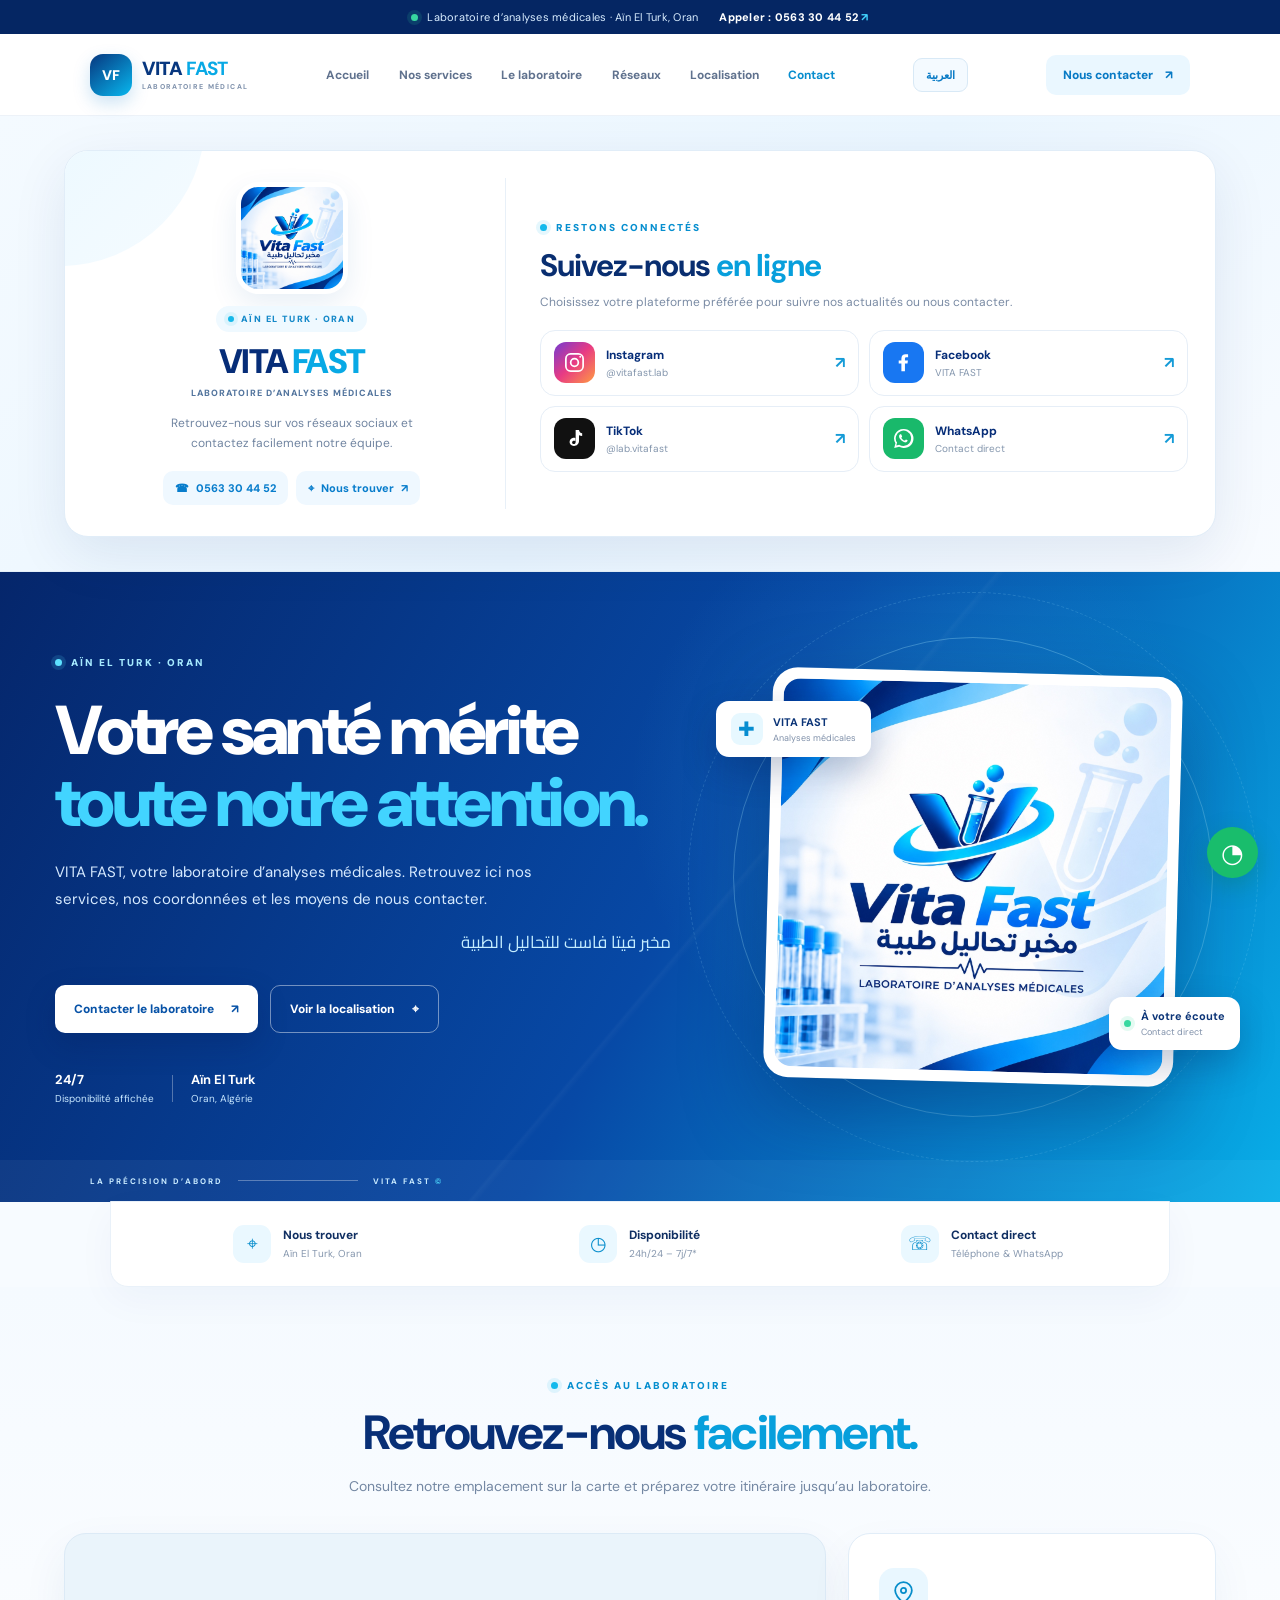
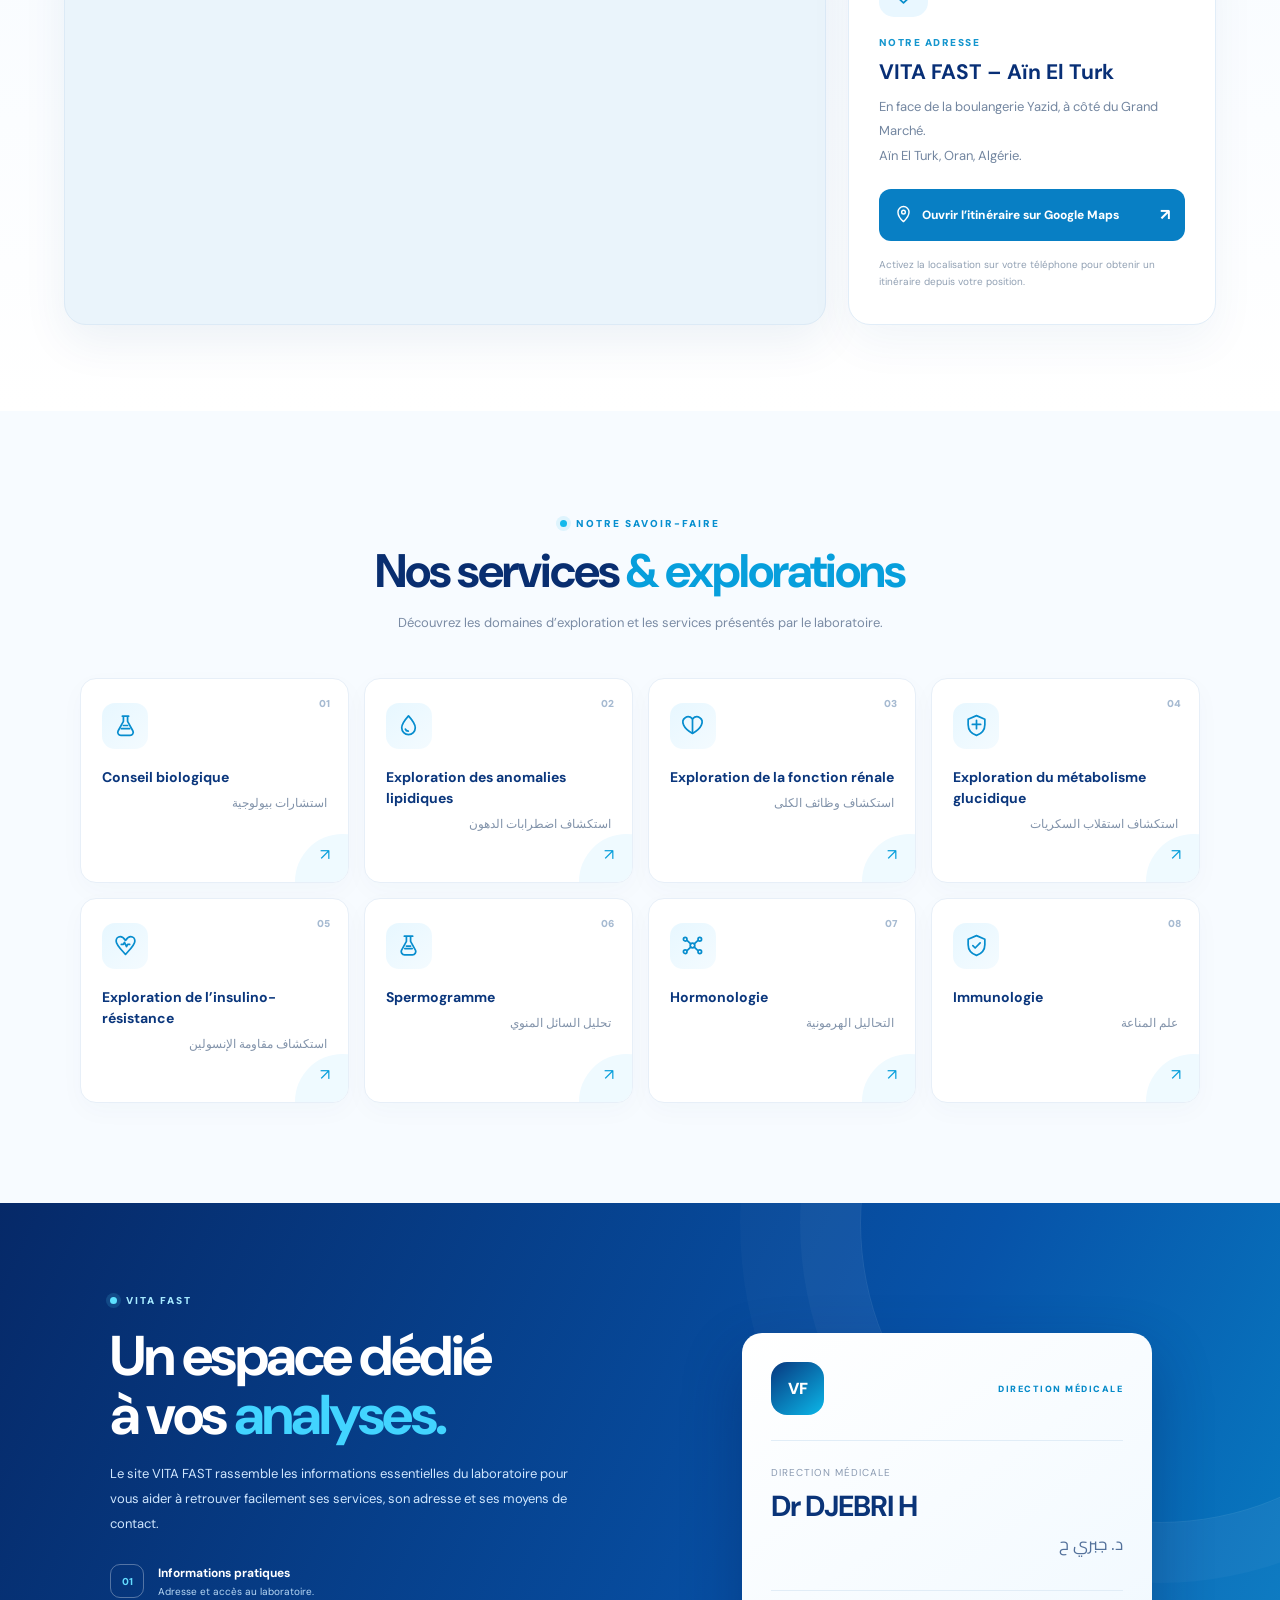
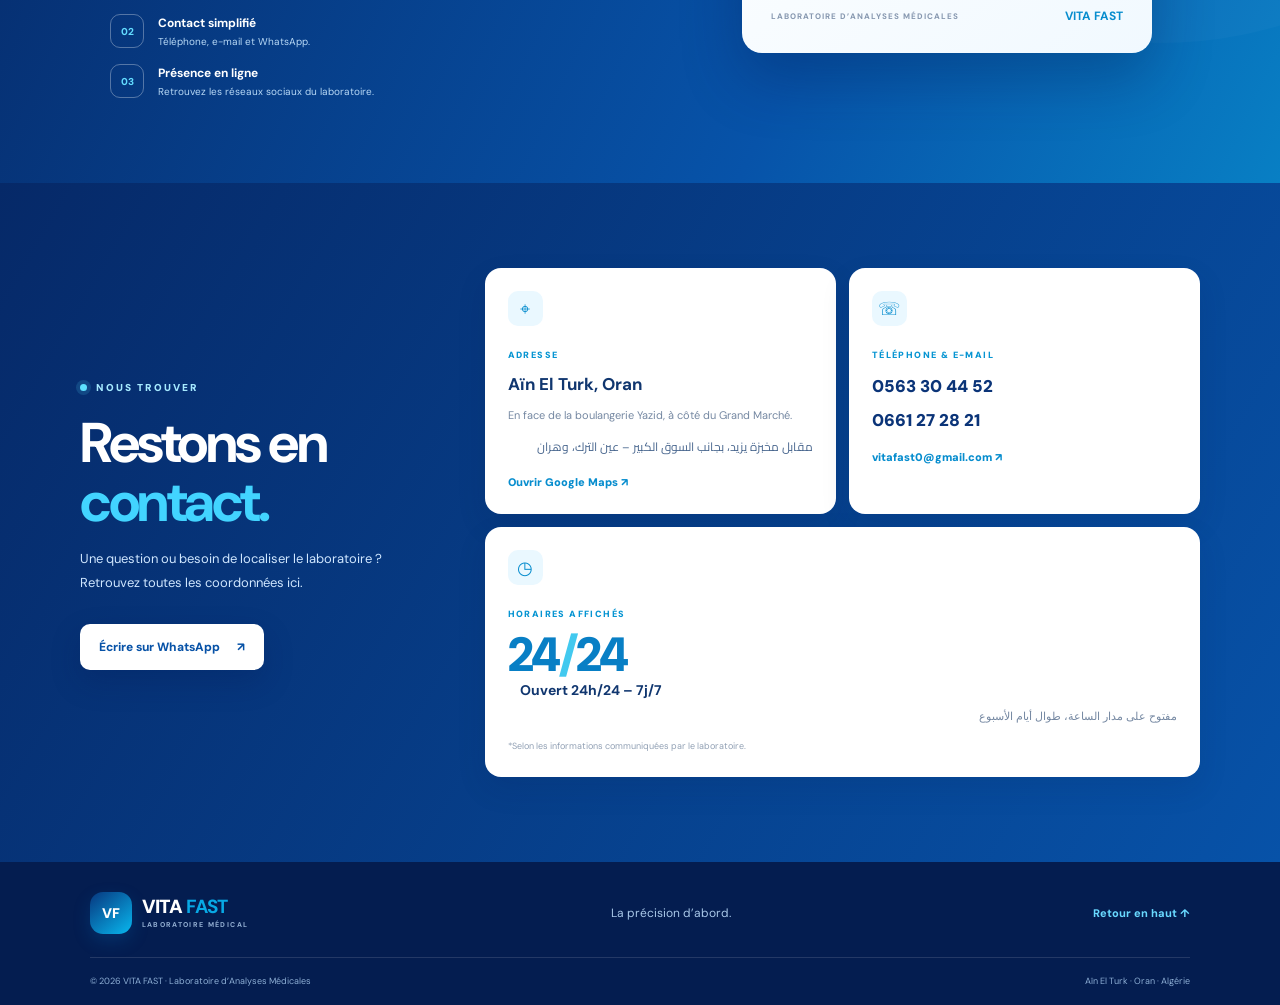
<file: index.html>
<!doctype html>
<html lang="fr">
<head>
  <meta charset="utf-8">
  <meta name="viewport" content="width=device-width, initial-scale=1">
  <meta name="theme-color" content="#073b8f">
  <meta name="description" content="VITA FAST – Laboratoire d’analyses médicales à Aïn El Turk, Oran. Contact, localisation et services.">
  <title>VITA FAST | Laboratoire d’Analyses Médicales</title>
  <link rel="preconnect" href="https://fonts.googleapis.com">
  <link rel="preconnect" href="https://fonts.gstatic.com" crossorigin>
  <link href="https://fonts.googleapis.com/css2?family=DM+Sans:wght@400;500;600;700;800;900&family=Cairo:wght@400;600;700;800&display=swap" rel="stylesheet">
  <link rel="stylesheet" href="style.css">
</head>
<body>
  <div class="announcement"><span class="pulse"></span> Laboratoire d’analyses médicales · Aïn El Turk, Oran <a href="tel:+213563304452">Appeler : 0563 30 44 52 <span>↗</span></a></div>
  <header class="site-header">
    <a class="brand" href="#accueil" aria-label="VITA FAST, accueil"><span class="brand-mark">VF</span><span class="brand-name">VITA <b>FAST</b><small>LABORATOIRE MÉDICAL</small></span></a>
    <button class="menu-toggle" aria-label="Ouvrir le menu" aria-expanded="false"><span></span><span></span><span></span></button>
    <nav class="nav-links" aria-label="Navigation principale">
      <a class="active" href="#accueil">Accueil</a><a href="#services">Nos services</a><a href="#apropos">Le laboratoire</a><a href="#reseaux">Réseaux</a><a href="#localisation">Localisation</a><a href="#contact">Contact</a>
    </nav>
    <button class="language-toggle" id="languageToggle" type="button" aria-label="تغيير اللغة">العربية</button>
    <a class="header-cta" href="https://wa.me/message/MOABZUYJVLPAF1" target="_blank" rel="noopener">Nous contacter <span>↗</span></a>
  </header>

  
    <section class="social-profile-section" id="reseaux" aria-label="Réseaux sociaux VITA FAST">
      <div class="social-profile-card">
        <div class="social-profile-info">
          <div class="social-profile-logo">
            <img src="assets/vitafast-logo.jpeg" alt="Logo VITA FAST">
          </div>
          <span class="social-profile-status"><i></i> AÏN EL TURK · ORAN</span>
          <h2>VITA <em>FAST</em></h2>
          <p class="social-profile-subtitle">LABORATOIRE D’ANALYSES MÉDICALES</p>
          <p class="social-profile-intro">Retrouvez-nous sur vos réseaux sociaux et contactez facilement notre équipe.</p>
          <div class="social-profile-actions">
            <a href="tel:+213563304452">☎ <span><bdi dir="ltr">0563 30 44 52</bdi></span></a>
            <a href="https://maps.app.goo.gl/CAUiyfdwdveZjwc99" target="_blank" rel="noopener noreferrer">⌖ <span>Nous trouver</span> ↗</a>
          </div>
        </div>
        <div class="social-profile-links">
          <div class="social-profile-heading">
            <span class="eyebrow"><i></i> RESTONS CONNECTÉS</span>
            <h3>Suivez-nous <em>en ligne</em></h3>
            <p>Choisissez votre plateforme préférée pour suivre nos actualités ou nous contacter.</p>
          </div>
          <div class="social-profile-grid">
            <a class="profile-social-link instagram" href="https://www.instagram.com/vitafast.lab/" target="_blank" rel="noopener noreferrer">
              <span class="profile-social-icon" aria-hidden="true"><svg viewBox="0 0 24 24"><rect x="3" y="3" width="18" height="18" rx="5"/><circle cx="12" cy="12" r="4"/><circle cx="18" cy="6" r="1" class="solid"/></svg></span><span class="profile-social-copy"><b>Instagram</b><small>@vitafast.lab</small></span><strong>↗</strong>
            </a>
            <a class="profile-social-link facebook" href="https://www.facebook.com/share/19AJ4NFkF3/" target="_blank" rel="noopener noreferrer">
              <span class="profile-social-icon" aria-hidden="true"><svg viewBox="0 0 24 24"><path class="fill" d="M13.5 21v-8h2.7l.4-3.1h-3.1v-2c0-.9.3-1.5 1.6-1.5h1.7V3.6c-.3 0-1.4-.1-2.6-.1-2.6 0-4.4 1.6-4.4 4.5v1.9H7V13h2.8v8z"/></svg></span><span class="profile-social-copy"><b>Facebook</b><small>VITA FAST</small></span><strong>↗</strong>
            </a>
            <a class="profile-social-link tiktok" href="https://www.tiktok.com/@lab.vitafast" target="_blank" rel="noopener noreferrer">
              <span class="profile-social-icon" aria-hidden="true"><svg viewBox="0 0 24 24"><path class="fill" d="M16.7 3c.3 2 1.4 3.2 3.3 3.4v3.1a8 8 0 0 1-3.3-.9v6.1c0 4-4.4 6.5-7.8 4.4-3.1-1.9-2.4-6.7 1.1-7.7 1-.3 1.9-.3 2.8 0v3.2c-1.8-.6-3.3.1-3.3 1.5 0 1.7 2.2 2.2 3.2 1.1.4-.4.5-1 .5-1.8V3z"/></svg></span><span class="profile-social-copy"><b>TikTok</b><small>@lab.vitafast</small></span><strong>↗</strong>
            </a>
            <a class="profile-social-link whatsapp" href="https://wa.me/message/MOABZUYJVLPAF1" target="_blank" rel="noopener noreferrer">
              <span class="profile-social-icon" aria-hidden="true"><svg viewBox="0 0 24 24"><path class="fill" d="M12 2a9.8 9.8 0 0 0-8.4 14.9L2.3 22l5.2-1.3A10 10 0 1 0 12 2zm0 17.8a8 8 0 0 1-4.1-1.1l-.3-.2-3.1.8.8-3-.2-.3A8 8 0 1 1 12 19.8zm4.4-5.9c-.2-.1-1.4-.7-1.6-.8s-.4-.1-.5.1-.6.8-.8.9-.3.2-.5.1a6.5 6.5 0 0 1-1.9-1.2 7 7 0 0 1-1.3-1.6c-.1-.2 0-.3.1-.4l.4-.5.2-.4c.1-.1 0-.3 0-.4l-.7-1.7c-.2-.4-.4-.4-.5-.4h-.5c-.2 0-.4.1-.6.3s-.8.8-.8 1.9.8 2.2.9 2.4a9.2 9.2 0 0 0 3.6 3.2c.5.2.9.4 1.2.5.5.2 1 .2 1.3.1.4-.1 1.4-.6 1.6-1.1s.2-1 .2-1.1-.1-.2-.3-.3z"/></svg></span><span class="profile-social-copy"><b>WhatsApp</b><small>Contact direct</small></span><strong>↗</strong>
            </a>
          </div>
        </div>
      </div>
    </section>
<main>
    <section class="hero" id="accueil">
      <div class="hero-orb orb-one"></div><div class="hero-orb orb-two"></div>
      <div class="hero-inner">
        <div class="hero-content reveal">
          <span class="eyebrow light"><i></i> AÏN EL TURK · ORAN</span>
          <h1>Votre santé mérite<br><em>toute notre attention.</em></h1>
          <p class="hero-lead">VITA FAST, votre laboratoire d’analyses médicales. Retrouvez ici nos services, nos coordonnées et les moyens de nous contacter.</p>
          <p class="arabic hero-ar" lang="ar" dir="rtl">مخبر فيتا فاست للتحاليل الطبية</p>
          <div class="hero-actions"><a class="btn btn-white" href="https://wa.me/message/MOABZUYJVLPAF1" target="_blank" rel="noopener">Contacter le laboratoire <span>↗</span></a><a class="btn btn-outline" href="https://maps.app.goo.gl/CAUiyfdwdveZjwc99?g_st=ic" target="_blank" rel="noopener">Voir la localisation <span>⌖</span></a></div>
          <div class="hero-meta"><span><b>24/7</b> Disponibilité affichée</span><span class="meta-divider"></span><span><b>Aïn El Turk</b> Oran, Algérie</span></div>
        </div>
        <div class="hero-visual reveal"><div class="visual-ring ring-a"></div><div class="visual-ring ring-b"></div><div class="logo-frame"><img src="assets/vitafast-logo.jpeg" alt="Logo officiel VITA FAST – Laboratoire d’analyses médicales"></div><div class="floating-chip chip-top"><span class="chip-icon">✚</span><span><b>VITA FAST</b><small>Analyses médicales</small></span></div><div class="floating-chip chip-bottom"><span class="status-dot"></span><span><b>À votre écoute</b><small>Contact direct</small></span></div></div>
      </div>
      <div class="hero-bottom"><span>LA PRÉCISION D’ABORD</span><span class="bottom-line"></span><span>VITA FAST <b>©</b></span></div>
    </section>

    <section class="trust-strip" aria-label="Informations du laboratoire"><div><span class="trust-icon">⌖</span><span><b>Nous trouver</b><small>Aïn El Turk, Oran</small></span></div><div><span class="trust-icon">◷</span><span><b>Disponibilité</b><small>24h/24 – 7j/7*</small></span></div><div><span class="trust-icon">☏</span><span><b>Contact direct</b><small>Téléphone & WhatsApp</small></span></div></section>
 <section class="map-section" id="localisation" aria-label="Localisation du laboratoire VITA FAST">
      <div class="map-section-inner">
        <div class="map-heading reveal">
          <span class="eyebrow"><i></i> ACCÈS AU LABORATOIRE</span>
          <h2>Retrouvez-nous <em>facilement.</em></h2>
          <p>Consultez notre emplacement sur la carte et préparez votre itinéraire jusqu’au laboratoire.</p>
        </div>
        <div class="map-layout">
          <div class="map-frame reveal">
            <iframe title="Carte Google Maps – VITA FAST, Aïn El Turk, Oran" src="https://www.google.com/maps?q=VITA%20FAST%20Laboratoire%20A%C3%AFn%20El%20Turk%20Oran%20Alg%C3%A9rie&output=embed" loading="lazy" referrerpolicy="no-referrer-when-downgrade" allowfullscreen></iframe>
          </div>
          <div class="map-details reveal">
            <span class="map-pin-icon" aria-hidden="true"><svg viewBox="0 0 24 24"><path d="M20 10c0 5-8 12-8 12S4 15 4 10a8 8 0 1 1 16 0Z"/><circle cx="12" cy="10" r="2.5"/></svg></span>
            <span class="map-label">NOTRE ADRESSE</span>
            <h3>VITA FAST – Aïn El Turk</h3>
            <p>En face de la boulangerie Yazid, à côté du Grand Marché.<br>Aïn El Turk, Oran, Algérie.</p>
            <a class="map-directions" href="https://maps.app.goo.gl/CAUiyfdwdveZjwc99?g_st=ic" target="_blank" rel="noopener noreferrer"><svg viewBox="0 0 24 24" aria-hidden="true"><path d="M12 21s7-6.2 7-12a7 7 0 1 0-14 0c0 5.8 7 12 7 12Z"/><circle cx="12" cy="9" r="2.3"/></svg> <b class="map-directions-label">Ouvrir l’itinéraire sur Google Maps</b> <span>↗</span></a>
            <small>Activez la localisation sur votre téléphone pour obtenir un itinéraire depuis votre position.</small>
          </div>
        </div>
      </div>
    </section>
    <section class="section services-section" id="services"><div class="section-head reveal"><span class="eyebrow"><i></i> NOTRE SAVOIR-FAIRE</span><h2>Nos services <em>& explorations</em></h2><p>Découvrez les domaines d’exploration et les services présentés par le laboratoire.</p></div>
      <div class="service-grid">
        <article class="service-card reveal"><span class="service-number">01</span><div class="service-icon"><svg viewBox="0 0 24 24" aria-hidden="true"><path d="M9 3h6M10 3v5l-5 9a3 3 0 0 0 2.6 4.5h8.8A3 3 0 0 0 19 17l-5-9V3"/><path d="M8 15h8M10 12h4"/></svg></div><h3>Conseil biologique</h3><p lang="ar" dir="rtl">استشارات بيولوجية</p><span class="card-arrow">↗</span></article>
        <article class="service-card reveal"><span class="service-number">02</span><div class="service-icon"><svg viewBox="0 0 24 24" aria-hidden="true"><path d="M12 2.8S5.5 10 5.5 14.2a6.5 6.5 0 0 0 13 0C18.5 10 12 2.8 12 2.8Z"/><path d="M9 15.5c.4 1.2 1.4 1.9 2.8 2"/></svg></div><h3>Exploration des anomalies lipidiques</h3><p lang="ar" dir="rtl">استكشاف اضطرابات الدهون</p><span class="card-arrow">↗</span></article>
        <article class="service-card reveal"><span class="service-number">03</span><div class="service-icon"><svg viewBox="0 0 24 24" aria-hidden="true"><path d="M5 4.5c2.2-1.4 5.1-.8 7 1.1 1.9-1.9 4.8-2.5 7-1.1 2.2 1.4 2.7 4.4 1.5 7.1-1.5 3.3-5.3 6.2-8.5 8-3.2-1.8-7-4.7-8.5-8C2.3 8.9 2.8 5.9 5 4.5Z"/><path d="M12 5.6v13"/></svg></div><h3>Exploration de la fonction rénale</h3><p lang="ar" dir="rtl">استكشاف وظائف الكلى</p><span class="card-arrow">↗</span></article>
        <article class="service-card reveal"><span class="service-number">04</span><div class="service-icon"><svg viewBox="0 0 24 24" aria-hidden="true"><path d="M12 2.5 20 6v5.2c0 5-3.4 8.6-8 10.3-4.6-1.7-8-5.3-8-10.3V6l8-3.5Z"/><path d="M12 7v8M8 11h8"/></svg></div><h3>Exploration du métabolisme glucidique</h3><p lang="ar" dir="rtl">استكشاف استقلاب السكريات</p><span class="card-arrow">↗</span></article>
        <article class="service-card reveal"><span class="service-number">05</span><div class="service-icon"><svg viewBox="0 0 24 24" aria-hidden="true"><path d="M7 3.5c2.4 0 3.7 1.8 5 3.6 1.3-1.8 2.6-3.6 5-3.6 2.3 0 4 1.8 4 4.1 0 3.8-4.8 8.1-9 12.9C7.8 15.7 3 11.4 3 7.6c0-2.3 1.7-4.1 4-4.1Z"/><path d="M8 11h2l1-2 2 4 1-2h2"/></svg></div><h3>Exploration de l’insulino-résistance</h3><p lang="ar" dir="rtl">استكشاف مقاومة الإنسولين</p><span class="card-arrow">↗</span></article>
        <article class="service-card reveal"><span class="service-number">06</span><div class="service-icon"><svg viewBox="0 0 24 24" aria-hidden="true"><path d="M8 3h8M10 3v5l-4.5 8.2A3.2 3.2 0 0 0 8.3 21h7.4a3.2 3.2 0 0 0 2.8-4.8L14 8V3"/><path d="M8.5 15h7M10 12.5h4"/></svg></div><h3>Spermogramme</h3><p lang="ar" dir="rtl">تحليل السائل المنوي</p><span class="card-arrow">↗</span></article>
        <article class="service-card reveal"><span class="service-number">07</span><div class="service-icon"><svg viewBox="0 0 24 24" aria-hidden="true"><circle cx="12" cy="12" r="2.2"/><circle cx="5" cy="6" r="1.7"/><circle cx="19" cy="6" r="1.7"/><circle cx="5" cy="18" r="1.7"/><circle cx="19" cy="18" r="1.7"/><path d="m7 7.3 3.3 3.2m3.4 0L17 7.3m-10 9.4 3.3-3.2m3.4 0 3.3 3.2"/></svg></div><h3>Hormonologie</h3><p lang="ar" dir="rtl">التحاليل الهرمونية</p><span class="card-arrow">↗</span></article>
        <article class="service-card reveal"><span class="service-number">08</span><div class="service-icon"><svg viewBox="0 0 24 24" aria-hidden="true"><path d="M12 2.5 20 6v5.2c0 5-3.4 8.6-8 10.3-4.6-1.7-8-5.3-8-10.3V6l8-3.5Z"/><path d="m8.5 12.2 2.2 2.2 4.8-5"/></svg></div><h3>Immunologie</h3><p lang="ar" dir="rtl">علم المناعة</p><span class="card-arrow">↗</span></article>
      </div>
    </section>

    <section class="about-section" id="apropos"><div class="about-decoration"></div><div class="about-inner"><div class="about-copy reveal"><span class="eyebrow light"><i></i> VITA FAST</span><h2>Un espace dédié<br>à vos <em>analyses.</em></h2><p>Le site VITA FAST rassemble les informations essentielles du laboratoire pour vous aider à retrouver facilement ses services, son adresse et ses moyens de contact.</p><div class="about-points"><div><span>01</span><p><b>Informations pratiques</b><small>Adresse et accès au laboratoire.</small></p></div><div><span>02</span><p><b>Contact simplifié</b><small>Téléphone, e-mail et WhatsApp.</small></p></div><div><span>03</span><p><b>Présence en ligne</b><small>Retrouvez les réseaux sociaux du laboratoire.</small></p></div></div></div><div class="doctor-card reveal"><div class="doctor-top"><span class="doctor-symbol">VF</span><span class="doctor-label">DIRECTION MÉDICALE</span></div><div class="doctor-line"></div><p class="doctor-prefix">Direction médicale</p><h3>Dr DJEBRI H</h3><p class="arabic" lang="ar" dir="rtl">د. جبري ح</p><div class="doctor-foot"><span>LABORATOIRE D’ANALYSES MÉDICALES</span><b>VITA FAST</b></div></div></div></section>

   

<section class="contact-section" id="contact"><div class="section contact-inner"><div class="contact-intro reveal"><span class="eyebrow light"><i></i> NOUS TROUVER</span><h2>Restons en<br><em>contact.</em></h2><p>Une question ou besoin de localiser le laboratoire ? Retrouvez toutes les coordonnées ici.</p><a class="btn btn-white" href="https://wa.me/message/MOABZUYJVLPAF1" target="_blank" rel="noopener">Écrire sur WhatsApp <span>↗</span></a></div><div class="contact-cards"><article class="contact-card reveal"><span class="contact-card-icon">⌖</span><span class="contact-label">ADRESSE</span><h3>Aïn El Turk, Oran</h3><p>En face de la boulangerie Yazid, à côté du Grand Marché.</p><p class="arabic" lang="ar" dir="rtl">مقابل مخبزة يزيد، بجانب السوق الكبير – عين الترك، وهران</p><a class="contact-link" href="https://maps.app.goo.gl/CAUiyfdwdveZjwc99?g_st=ic" target="_blank" rel="noopener">Ouvrir Google Maps ↗</a></article><article class="contact-card reveal"><span class="contact-card-icon">☏</span><span class="contact-label">TÉLÉPHONE & E-MAIL</span><a class="contact-phone" href="tel:+213563304452"><bdi dir="ltr">0563 30 44 52</bdi></a><a class="contact-phone" href="tel:+213661272821"><bdi dir="ltr">0661 27 28 21</bdi></a><a class="contact-link" href="mailto:vitafast0@gmail.com">vitafast0@gmail.com ↗</a></article><article class="contact-card hours-card reveal"><span class="contact-card-icon">◷</span><span class="contact-label">HORAIRES AFFICHÉS</span><div class="hours-number">24<span>/</span>24</div><h3>Ouvert 24h/24 – 7j/7</h3><p lang="ar" dir="rtl">مفتوح على مدار الساعة، طوال أيام الأسبوع</p><small>*Selon les informations communiquées par le laboratoire.</small></article></div></div></section>
  </main>

  <footer class="footer"><div class="footer-main"><a class="brand brand-footer" href="#accueil"><span class="brand-mark">VF</span><span class="brand-name">VITA <b>FAST</b><small>LABORATOIRE MÉDICAL</small></span></a><p>La précision d’abord.</p><a class="back-top" href="#accueil">Retour en haut ↑</a></div><div class="footer-bottom"><small>© <span id="year"></span> VITA FAST · Laboratoire d’Analyses Médicales</small><small>Aïn El Turk · Oran · Algérie</small></div></footer>
  <a class="floating-whatsapp" href="https://wa.me/message/MOABZUYJVLPAF1" target="_blank" rel="noopener" aria-label="Contacter VITA FAST sur WhatsApp">◔</a>
  <script src="script.js"></script>
</body>
</html>
</file>
<file: style.css>
:root{--navy:#062b70;--blue:#0756bd;--cyan:#08aee8;--ice:#eaf7ff;--ink:#102f62;--muted:#6e819e;--white:#fff;--line:#e3edf7;--shadow:0 18px 55px rgba(7,48,111,.09)}
*{box-sizing:border-box}html{scroll-behavior:smooth;scroll-padding-top:90px}body{margin:0;background:#f7fbff;color:var(--ink);font-family:"DM Sans",Arial,sans-serif;-webkit-font-smoothing:antialiased}a{color:inherit;text-decoration:none}button{font:inherit}.announcement{min-height:34px;padding:7px 6vw;background:#052663;color:#d9edff;display:flex;align-items:center;justify-content:center;gap:9px;font-size:11px;letter-spacing:.25px}.announcement a{font-weight:800;color:#fff;margin-left:12px}.announcement a span{color:#42d4ff}.pulse,.status-dot{width:7px;height:7px;border-radius:50%;background:#37d8a0;box-shadow:0 0 0 4px #37d8a022}.site-header{height:82px;padding:0 clamp(22px,7vw,110px);display:flex;align-items:center;justify-content:space-between;gap:28px;background:#fff;position:sticky;top:0;z-index:20;border-bottom:1px solid #edf2f8}.brand{display:flex;align-items:center;gap:10px;flex:none}.brand-mark{width:42px;height:42px;border-radius:13px;background:linear-gradient(140deg,#07377f,#08b8ef);color:#fff;display:grid;place-items:center;font-weight:900;font-size:14px;box-shadow:0 7px 17px #087acb35}.brand-name{font-size:19px;line-height:1;font-weight:900;letter-spacing:-.8px;color:#07377f}.brand-name b{color:#08a9e5}.brand-name small{display:block;font-size:7px;letter-spacing:1.35px;margin-top:5px;color:#8193ad;font-weight:800}.nav-links{display:flex;align-items:center;gap:clamp(15px,2.3vw,34px)}.nav-links a{font-size:12px;font-weight:700;color:#60728e;transition:.2s}.nav-links a:hover,.nav-links a.active{color:#078dce}.header-cta{padding:12px 17px;border-radius:10px;background:#eaf7ff;color:#087ac5;font-size:12px;font-weight:800;white-space:nowrap}.header-cta span{margin-left:9px}.menu-toggle{display:none;border:0;background:transparent;padding:8px}.hero{position:relative;overflow:hidden;color:#fff;background:linear-gradient(118deg,#05266b 0%,#0749a6 53%,#08aee8 100%);min-height:630px}.hero:before{content:"";position:absolute;inset:0;background:radial-gradient(circle at 72% 35%,#44d7ff35,transparent 29%),linear-gradient(130deg,transparent 55%,#ffffff08 55.2%,transparent 55.6%);pointer-events:none}.hero-inner{max-width:1240px;margin:auto;padding:78px 35px 82px;min-height:590px;display:grid;grid-template-columns:1.1fr .9fr;align-items:center;gap:50px;position:relative;z-index:1}.hero-content{max-width:630px}.eyebrow{display:inline-flex;align-items:center;gap:9px;color:#078fcf;font-size:10px;font-weight:900;letter-spacing:2px}.eyebrow i{width:7px;height:7px;border-radius:50%;background:#12b9ec;box-shadow:0 0 0 4px #12b9ec1c}.eyebrow.light{color:#a6eaff}.eyebrow.light i{background:#5de1ff;box-shadow:0 0 0 4px #5de1ff25}.hero h1{font-size:clamp(45px,5.4vw,72px);line-height:1.04;letter-spacing:-3.7px;margin:24px 0 20px;font-weight:900}.hero h1 em,.section-head h2 em,.about-copy h2 em,.contact-intro h2 em{font-style:normal;color:#42d4ff}.hero-lead{max-width:510px;color:#d6eaff;font-size:15px;line-height:1.85;margin:0}.arabic{font-family:"Cairo",sans-serif}.hero-ar{font-size:17px;color:#c4edff;margin:12px 0 27px}.hero-actions{display:flex;gap:12px;flex-wrap:wrap}.btn{display:inline-flex;align-items:center;justify-content:center;gap:17px;padding:15px 19px;border-radius:10px;font-size:12px;font-weight:800;transition:transform .2s,box-shadow .2s}.btn:hover{transform:translateY(-3px)}.btn-white{background:#fff;color:#0752a7;box-shadow:0 12px 30px #001b543d}.btn-outline{border:1px solid #ffffff70;color:#fff}.hero-meta{display:flex;align-items:center;gap:18px;margin-top:38px;color:#c7e7ff;font-size:10px}.hero-meta b{display:block;color:#fff;font-size:13px;margin-bottom:4px}.meta-divider{height:27px;width:1px;background:#ffffff50}.hero-visual{position:relative;min-height:420px;display:grid;place-items:center}.logo-frame{width:min(100%,410px);position:relative;z-index:2;padding:10px;background:#fff;border:1px solid #ffffffaa;border-radius:25px;box-shadow:0 30px 80px #001c555e;transform:rotate(1.5deg)}.logo-frame img{width:100%;display:block;border-radius:17px}.visual-ring{position:absolute;border:1px solid #a6eaff4d;border-radius:50%;aspect-ratio:1}.ring-a{width:480px}.ring-b{width:570px;border-style:dashed;opacity:.55}.hero-orb{position:absolute;border-radius:50%;background:#5ce1ff;filter:blur(1px);opacity:.4}.orb-one{width:13px;height:13px;right:16%;top:18%}.orb-two{width:7px;height:7px;right:8%;bottom:24%}.floating-chip{position:absolute;z-index:3;display:flex;align-items:center;gap:10px;padding:12px 15px;background:#fff;color:#0b3477;border-radius:13px;box-shadow:0 14px 35px #001b5440}.floating-chip b,.floating-chip small{display:block}.floating-chip b{font-size:11px}.floating-chip small{font-size:9px;color:#8091aa;margin-top:3px}.chip-icon{width:32px;height:32px;display:grid;place-items:center;border-radius:9px;background:#e7f8ff;color:#078dd0;font-size:20px}.chip-top{top:8%;left:-1%}.chip-bottom{bottom:9%;right:-3%}.status-dot{display:block}.hero-bottom{position:absolute;bottom:0;left:0;width:100%;height:42px;padding:0 clamp(24px,7vw,110px);display:flex;align-items:center;gap:15px;background:#ffffff0b;color:#c8eaff;font-size:8px;font-weight:800;letter-spacing:2px}.hero-bottom b{color:#4edbff}.bottom-line{height:1px;max-width:120px;flex:1;background:#ffffff50}.trust-strip{max-width:1060px;margin:-1px auto 0;padding:23px 28px;display:grid;grid-template-columns:repeat(3,1fr);gap:25px;background:#fff;border:1px solid #e9f1f9;border-radius:0 0 18px 18px;box-shadow:0 13px 38px #0b39750a;position:relative;z-index:4}.trust-strip>div{display:flex;align-items:center;justify-content:center;gap:12px}.trust-icon{width:38px;height:38px;display:grid;place-items:center;background:#eaf8ff;color:#078dcc;border-radius:11px;font-size:19px}.trust-strip b,.trust-strip small{display:block}.trust-strip b{font-size:12px}.trust-strip small{font-size:10px;color:#8596ad;margin-top:4px}.section{max-width:1180px;margin:auto;padding:100px 30px}.section-head{text-align:center;max-width:650px;margin:0 auto 43px}.section-head h2{font-size:clamp(32px,4vw,47px);letter-spacing:-2px;line-height:1.1;margin:14px 0;color:#092e70}.section-head h2 em{color:#079fdc}.section-head p{font-size:13px;color:#7a8ba4;line-height:1.8;margin:0}.service-grid{display:grid;grid-template-columns:repeat(4,1fr);gap:15px}.service-card{position:relative;min-height:205px;padding:24px 21px 20px;background:#fff;border:1px solid #e7eff8;border-radius:16px;box-shadow:0 8px 26px #0b397507;transition:transform .25s,box-shadow .25s,border-color .25s;overflow:hidden}.service-card:after{content:"";position:absolute;width:95px;height:95px;border-radius:50%;background:#effaff;right:-42px;bottom:-47px;transition:.3s}.service-card:hover{transform:translateY(-6px);box-shadow:0 18px 38px #0b397515;border-color:#bde9fa}.service-card:hover:after{transform:scale(1.5)}.service-number{position:absolute;right:18px;top:18px;color:#a6bad1;font-size:10px;font-weight:900}.service-icon{width:46px;height:46px;display:grid;place-items:center;border-radius:13px;background:linear-gradient(140deg,#e7f7ff,#f4fbff);color:#078dce;font-size:23px}.service-card h3{position:relative;z-index:1;font-size:14px;line-height:1.5;margin:18px 0 7px;color:#0a367c}.service-card p{position:relative;z-index:1;font-size:12px;color:#8293aa;margin:0}.card-arrow{position:absolute;right:18px;bottom:17px;color:#079edb;font-size:16px;z-index:1}.about-section{position:relative;overflow:hidden;background:linear-gradient(115deg,#062968,#0753a9 65%,#087fc4);color:#fff}.about-decoration{position:absolute;width:600px;height:600px;border:1px solid #ffffff19;border-radius:50%;right:-180px;top:-280px;box-shadow:0 0 0 60px #ffffff08,0 0 0 120px #ffffff06}.about-inner{position:relative;z-index:1;max-width:1120px;margin:auto;padding:85px 30px;display:grid;grid-template-columns:1fr .85fr;gap:90px;align-items:center}.about-copy h2,.contact-intro h2{font-size:clamp(38px,4.5vw,56px);letter-spacing:-2.5px;line-height:1.05;margin:18px 0}.about-copy>p,.contact-intro>p{max-width:480px;color:#d0e7ff;font-size:13px;line-height:1.9}.about-points{display:grid;gap:16px;margin-top:28px}.about-points>div{display:flex;align-items:center;gap:14px}.about-points>div>span{width:34px;height:34px;display:grid;place-items:center;border:1px solid #ffffff50;border-radius:10px;color:#63dcff;font-size:10px;font-weight:800}.about-points p{margin:0}.about-points b,.about-points small{display:block}.about-points b{font-size:12px}.about-points small{font-size:10px;color:#b8d9f6;margin-top:4px}.doctor-card{padding:29px;border-radius:20px;background:linear-gradient(145deg,#fff,#f1f9ff);color:#0a3478;box-shadow:0 25px 60px #001a4d50;max-width:410px;width:100%;justify-self:center}.doctor-top{display:flex;align-items:center;justify-content:space-between}.doctor-symbol{width:53px;height:53px;border-radius:16px;display:grid;place-items:center;background:linear-gradient(140deg,#07377f,#0bb8e9);color:#fff;font-weight:900}.doctor-label{font-size:9px;letter-spacing:1.5px;color:#078bc9;font-weight:900}.doctor-line{height:1px;background:#e1edf7;margin:25px 0}.doctor-prefix{font-size:10px;color:#8a9ab1;letter-spacing:1px;text-transform:uppercase;margin:0}.doctor-card h3{font-size:29px;letter-spacing:-1px;margin:8px 0 0}.doctor-card>.arabic{font-size:17px;color:#52709a;margin:3px 0 30px}.doctor-foot{border-top:1px solid #e1edf7;padding-top:17px;display:flex;justify-content:space-between;align-items:center;gap:12px}.doctor-foot span{font-size:8px;letter-spacing:1px;color:#8798b0;font-weight:800}.doctor-foot b{font-size:12px;color:#078dce}.social-section{padding-top:95px;padding-bottom:100px}.social-grid{display:grid;grid-template-columns:repeat(4,1fr);gap:13px}.social-card{display:flex;align-items:center;gap:12px;padding:17px 15px;background:#fff;border:1px solid #e5eef8;border-radius:15px;box-shadow:0 8px 25px #0b397508;transition:.2s}.social-card:hover{transform:translateY(-4px);box-shadow:var(--shadow)}.social-icon{width:42px;height:42px;display:grid;place-items:center;border-radius:12px;color:#fff;font-size:23px;font-weight:900;flex:none}.instagram{background:linear-gradient(135deg,#713acb,#e43d85,#ff9d42)}.facebook{background:#1877f2}.tiktok{background:#101010}.whatsapp{background:#19b96b}.social-card b,.social-card small{display:block}.social-card b{font-size:12px}.social-card small{font-size:10px;color:#8595aa;margin-top:4px}.social-card strong{margin-left:auto;color:#079edb}.contact-section{background:linear-gradient(120deg,#062968,#0752a8);color:#fff}.contact-inner{display:grid;grid-template-columns:.65fr 1.35fr;gap:60px;align-items:center;padding-top:85px;padding-bottom:85px}.contact-intro h2{margin-bottom:15px}.contact-intro .btn{margin-top:15px}.contact-cards{display:grid;grid-template-columns:1fr 1fr;gap:13px}.contact-card{position:relative;background:#fff;color:#10366f;border:1px solid #ffffff80;border-radius:16px;padding:22px;min-height:210px;box-shadow:0 12px 30px #001b4c1c}.contact-card-icon{width:35px;height:35px;display:grid;place-items:center;background:#eaf8ff;color:#078dce;border-radius:10px;font-size:18px;margin-bottom:16px}.contact-label{font-size:9px;letter-spacing:1.4px;font-weight:900;color:#0795d2}.contact-card h3{font-size:17px;margin:10px 0 7px}.contact-card p{font-size:11px;line-height:1.65;color:#7588a2}.contact-card .arabic{font-size:12px;color:#48668e}.contact-link{display:inline-block;margin-top:7px;color:#078dce;font-size:11px;font-weight:900}.contact-phone{display:block;font-size:17px;font-weight:900;margin:12px 0;color:#0b3478}.hours-card{grid-column:span 2;min-height:150px}.hours-number{font-size:48px;line-height:1;font-weight:900;letter-spacing:-3px;color:#087fc5;margin-top:9px}.hours-number span{color:#42c9ef}.hours-card h3{display:inline-block;margin:0 0 0 12px;font-size:14px}.hours-card p{margin:7px 0}.hours-card>small{font-size:9px;color:#91a0b4}.footer{background:#041d50;color:#fff;padding:30px clamp(22px,7vw,110px) 18px}.footer-main{display:flex;align-items:center;justify-content:space-between;padding-bottom:23px}.brand-footer .brand-name{color:#fff}.brand-footer .brand-name small{color:#91add0}.footer-main>p{font-size:12px;color:#a9c8e9}.back-top{font-size:11px;color:#69d9ff;font-weight:800}.footer-bottom{border-top:1px solid #ffffff20;padding-top:17px;display:flex;justify-content:space-between;gap:12px;color:#8daed4}.footer-bottom small{font-size:9px}.floating-whatsapp{position:fixed;right:22px;bottom:22px;z-index:15;width:51px;height:51px;border-radius:50%;display:grid;place-items:center;background:#19bd6c;color:#fff;font-size:26px;box-shadow:0 8px 25px #087a4b55;transition:.2s}.floating-whatsapp:hover{transform:translateY(-4px) scale(1.04)}.reveal{opacity:0;transform:translateY(20px);transition:opacity .65s ease,transform .65s ease}.reveal.visible{opacity:1;transform:translateY(0)}
@media(max-width:980px){.site-header{padding:0 25px}.nav-links{gap:15px}.nav-links a{font-size:11px}.hero-inner{gap:25px;padding-left:28px;padding-right:28px}.hero h1{font-size:55px}.logo-frame{max-width:350px}.visual-ring.ring-a{width:400px}.visual-ring.ring-b{width:480px}.service-grid{grid-template-columns:repeat(2,1fr)}.social-grid{grid-template-columns:repeat(2,1fr)}.about-inner{gap:45px}.contact-inner{grid-template-columns:1fr;gap:30px}.contact-intro{text-align:center}.contact-intro>p{margin-left:auto;margin-right:auto}.contact-cards{max-width:800px;width:100%;margin:auto}}
@media(max-width:700px){.announcement{font-size:9px;flex-wrap:wrap}.announcement a{margin-left:4px}.site-header{height:70px;padding:0 19px}.menu-toggle{display:flex;flex-direction:column;gap:5px;margin-left:auto}.menu-toggle span{width:22px;height:2px;background:#0a438f;border-radius:2px}.nav-links{display:none;position:absolute;top:70px;left:0;right:0;padding:17px 22px 22px;background:#fff;border-top:1px solid #edf2f8;box-shadow:0 15px 25px #062b7015;flex-direction:column;align-items:stretch;gap:0}.nav-links.open{display:flex}.nav-links a{padding:12px 3px;font-size:13px;border-bottom:1px solid #f0f4f8}.header-cta{display:none}.hero-inner{grid-template-columns:1fr;padding:57px 22px 70px;gap:25px;text-align:center}.hero-content{margin:auto}.hero h1{font-size:clamp(43px,11vw,59px);letter-spacing:-2.7px}.hero-lead{font-size:13px}.hero-ar{font-size:15px}.hero-actions{justify-content:center}.hero-actions .btn{width:100%;max-width:330px}.hero-meta{justify-content:center;margin-top:26px}.hero-visual{min-height:340px}.logo-frame{max-width:300px}.visual-ring.ring-a{width:330px}.visual-ring.ring-b{width:390px}.chip-top{left:0;top:3%}.chip-bottom{right:0;bottom:2%}.floating-chip{padding:9px 11px}.trust-strip{margin:0 14px;border-radius:15px;grid-template-columns:1fr;gap:16px;padding:20px}.trust-strip>div{justify-content:flex-start}.section{padding:75px 19px}.section-head{margin-bottom:30px}.section-head h2{font-size:34px}.service-grid{gap:10px}.service-card{padding:19px 15px;min-height:195px}.service-card h3{font-size:13px}.about-inner{grid-template-columns:1fr;padding:70px 22px;gap:35px}.about-copy h2,.contact-intro h2{font-size:43px}.doctor-card{max-width:100%}.social-section{padding-top:75px;padding-bottom:75px}.social-grid{gap:9px}.social-card{padding:13px 10px;gap:9px}.social-icon{width:36px;height:36px}.social-card b{font-size:11px}.social-card small{font-size:9px}.contact-inner{padding:70px 19px}.contact-cards{grid-template-columns:1fr}.hours-card{grid-column:auto}.footer-main{flex-wrap:wrap;gap:15px}.footer-main>p{order:3;width:100%;margin:0}.footer-bottom{flex-direction:column}.floating-whatsapp{width:47px;height:47px;right:15px;bottom:15px}}
@media(max-width:380px){.service-grid{grid-template-columns:1fr}.service-card{min-height:165px}.social-grid{grid-template-columns:1fr}.hero-meta{gap:11px}.hero-meta b{font-size:11px}.hero-meta span{font-size:9px}}
@media(prefers-reduced-motion:reduce){*,*::before,*::after{scroll-behavior:auto!important;transition:none!important;animation:none!important}.reveal{opacity:1;transform:none}}


/* ===== Social profile integrated at the top of the homepage ===== */
.social-profile-section{
  position:relative;
  z-index:5;
  padding:34px clamp(18px,5vw,70px);
  background:linear-gradient(135deg,#f4faff 0%,#eaf6ff 55%,#f8fbff 100%);
  border-bottom:1px solid #e3eff9;
}
.social-profile-card{
  width:min(1160px,100%);
  margin:0 auto;
  padding:27px;
  display:grid;
  grid-template-columns:.78fr 1.22fr;
  gap:34px;
  align-items:center;
  background:#fff;
  border:1px solid #e1edf8;
  border-radius:24px;
  box-shadow:0 18px 55px rgba(7,48,111,.09);
  overflow:hidden;
  position:relative;
}
.social-profile-card:before{
  content:"";
  position:absolute;
  width:290px;height:290px;
  left:-150px;top:-175px;
  border-radius:50%;
  background:linear-gradient(135deg,#e4f7ff,#f5fbff);
  pointer-events:none;
}
.social-profile-info,.social-profile-links{position:relative;z-index:1}
.social-profile-info{text-align:center;padding:4px 22px 4px 8px;border-right:1px solid #e8f0f8}
.social-profile-logo{
  width:112px;height:112px;margin:0 auto 12px;padding:5px;
  border-radius:22px;background:#fff;box-shadow:0 10px 28px #0c5a9b18;
}
.social-profile-logo img{display:block;width:100%;height:100%;object-fit:cover;border-radius:17px}
.social-profile-status{
  display:inline-flex;align-items:center;gap:7px;padding:7px 12px;
  border-radius:30px;background:#eff9ff;color:#1689c9;
  font-size:9px;font-weight:900;letter-spacing:1.4px;
}
.social-profile-status i{width:6px;height:6px;border-radius:50%;background:#16b8e9;box-shadow:0 0 0 4px #16b8e91a}
.social-profile-info h2{margin:13px 0 2px;font-size:34px;line-height:1;font-weight:900;letter-spacing:-1.8px;color:#062d78}
.social-profile-info h2 em{font-style:normal;color:#08a9e5}
.social-profile-subtitle{margin:8px 0 0;font-size:9px;font-weight:800;letter-spacing:1px;color:#52749d}
.social-profile-intro{max-width:300px;margin:14px auto 17px;color:#7185a1;font-size:12px;line-height:1.7}
.social-profile-actions{display:flex;justify-content:center;gap:8px;flex-wrap:wrap}
.social-profile-actions a{
  display:inline-flex;align-items:center;justify-content:center;gap:7px;
  padding:10px 12px;border-radius:10px;background:#eff8ff;color:#087dcc;
  font-size:11px;font-weight:800;transition:.2s;
}
.social-profile-actions a:hover{transform:translateY(-2px);background:#e2f3ff}
.social-profile-heading{margin-bottom:17px}
.social-profile-heading h3{margin:9px 0 6px;color:#092e70;font-size:clamp(23px,2.5vw,31px);letter-spacing:-1px}
.social-profile-heading h3 em{font-style:normal;color:#079fdc}
.social-profile-heading p{margin:0;color:#7a8ba4;font-size:12px;line-height:1.7}
.social-profile-grid{display:grid;grid-template-columns:repeat(2,minmax(0,1fr));gap:10px}
.profile-social-link{
  display:flex;align-items:center;gap:11px;min-width:0;min-height:66px;
  padding:11px 13px;border:1px solid #e6eef7;border-radius:15px;
  background:#fff;color:#062d78;text-decoration:none;
  transition:transform .2s,box-shadow .2s,border-color .2s;
}
.profile-social-link:hover{transform:translateY(-3px);border-color:#c9e5f8;box-shadow:0 9px 24px #0d4a8010}
.profile-social-icon{
  width:41px;height:41px;display:grid;place-items:center;flex:none;
  border-radius:12px;color:#fff;font-size:23px;font-weight:900;
}
.profile-social-link.instagram .profile-social-icon{background:linear-gradient(135deg,#753bd1,#e83b83,#ff9b42)}
.profile-social-link.facebook .profile-social-icon{background:#1877f2}
.profile-social-link.tiktok .profile-social-icon{background:#111}
.profile-social-link.whatsapp .profile-social-icon{background:#19b96b}
.profile-social-copy{display:block;min-width:0}
.profile-social-copy b,.profile-social-copy small{display:block}
.profile-social-copy b{font-size:12px}
.profile-social-copy small{margin-top:3px;color:#8496ad;font-size:10px;white-space:nowrap}
.profile-social-link strong{margin-left:auto;color:#159bd7;font-size:16px}
@media(max-width:800px){
  .social-profile-section{padding:25px 18px}
  .social-profile-card{grid-template-columns:1fr;gap:23px;padding:23px}
  .social-profile-info{border-right:0;border-bottom:1px solid #e8f0f8;padding:0 0 22px}
  .social-profile-heading{text-align:center}
}
@media(max-width:480px){
  .social-profile-section{padding:18px 12px}
  .social-profile-card{padding:19px 14px;border-radius:20px}
  .social-profile-grid{grid-template-columns:1fr;gap:8px}
  .profile-social-link{min-height:61px}
  .social-profile-info h2{font-size:31px}
  .social-profile-heading h3{font-size:25px}
}

/* Sélecteur de langue et affichage arabe */
.language-toggle{border:1px solid #d8e9f6;background:#f4faff;color:#087ac5;border-radius:9px;padding:9px 12px;font-size:11px;font-weight:900;cursor:pointer;white-space:nowrap;transition:.2s}
.language-toggle:hover{background:#e4f5ff;border-color:#a9dff5}
.profile-social-icon svg{width:23px;height:23px;display:block;fill:none;stroke:currentColor;stroke-width:1.8;stroke-linecap:round;stroke-linejoin:round}
.profile-social-icon svg .fill{fill:currentColor;stroke:none}
.profile-social-icon svg .solid{fill:currentColor;stroke:none}
.profile-social-link.instagram .profile-social-icon{color:#fff}
body.arabic-mode{font-family:"Cairo",Arial,sans-serif}
.arabic-mode .announcement,.arabic-mode .nav-links,.arabic-mode .social-profile-card,.arabic-mode .hero-content,.arabic-mode .section-head,.arabic-mode .about-copy,.arabic-mode .contact-intro,.arabic-mode .contact-cards,.arabic-mode .footer{direction:rtl}
.arabic-mode .social-profile-info{border-right:0;border-left:1px solid #e8f0f8;padding:4px 8px 4px 22px}
.arabic-mode .announcement a{margin-left:0;margin-right:12px}
.arabic-mode .header-cta span{margin-left:0;margin-right:9px}
.arabic-mode .hero h1,.arabic-mode .section-head h2,.arabic-mode .about-copy h2,.arabic-mode .contact-intro h2{letter-spacing:0;line-height:1.35}
.arabic-mode .hero-meta,.arabic-mode .about-points>div,.arabic-mode .footer-main,.arabic-mode .footer-bottom{direction:rtl}
.arabic-mode .service-card,.arabic-mode .contact-card{text-align:right}
.arabic-mode .service-number{right:auto;left:18px}
.arabic-mode .card-arrow{right:auto;left:18px}
.arabic-mode .hours-card h3{margin:0 12px 0 0}
.arabic-mode .floating-whatsapp{right:auto;left:22px}
@media(max-width:700px){.language-toggle{padding:8px 10px;margin-left:4px}.arabic-mode .floating-whatsapp{left:15px;right:auto}.arabic-mode .social-profile-info{border-left:0;padding:0}}

/* Icônes médicales cohérentes avec chaque intitulé de service */
.service-icon svg{width:25px;height:25px;display:block;fill:none;stroke:currentColor;stroke-width:1.65;stroke-linecap:round;stroke-linejoin:round}
.service-icon{flex:none}
.arabic-mode .service-number,.arabic-mode .hours-number,.arabic-mode .hero-meta b,.arabic-mode .contact-phone,.arabic-mode a[href^="tel:"],.arabic-mode .social-profile-actions bdi,.arabic-mode .announcement bdi{direction:ltr;unicode-bidi:isolate;display:inline-block}
.arabic-mode .service-number{left:18px;right:auto}
.arabic-mode .hours-number{letter-spacing:0}
.arabic-mode .service-icon{direction:ltr}


/* ===== Section localisation avec carte intégrée ===== */
.map-section{padding:86px clamp(19px,5vw,70px);background:linear-gradient(180deg,#f5faff 0%,#fff 100%)}
.map-section-inner{width:min(1160px,100%);margin:0 auto}
.map-heading{text-align:center;max-width:720px;margin:0 auto 34px}
.map-heading h2{margin:12px 0;color:#082f76;font-size:clamp(34px,4vw,48px);letter-spacing:-1.8px;line-height:1.12}
.map-heading h2 em{font-style:normal;color:#079fdc}
.map-heading>p{color:#7488a3;font-size:14px;line-height:1.8}
.map-layout{display:grid;grid-template-columns:minmax(0,1.55fr) minmax(280px,.75fr);gap:22px;align-items:stretch}
.map-frame{min-height:390px;border:1px solid #dceaf6;border-radius:22px;overflow:hidden;box-shadow:0 18px 45px #0b4a8012;background:#eaf4fb}
.map-frame iframe{display:block;width:100%;height:100%;min-height:390px;border:0}
.map-details{display:flex;flex-direction:column;align-items:flex-start;justify-content:center;padding:30px;border:1px solid #e1edf8;border-radius:22px;background:#fff;box-shadow:0 18px 45px #0b4a800d}
.map-pin-icon{width:49px;height:49px;display:grid;place-items:center;margin-bottom:19px;border-radius:15px;background:#e9f7ff;color:#078dca}
.map-pin-icon svg{width:25px;height:25px;fill:none;stroke:currentColor;stroke-width:1.7;stroke-linecap:round;stroke-linejoin:round}
.map-label{font-size:10px;font-weight:900;letter-spacing:1.5px;color:#1596ce}
.map-details h3{margin:9px 0;color:#082f76;font-size:21px}
.map-details>p{margin:0 0 20px;color:#7386a0;font-size:13px;line-height:1.9}
.map-directions{display:flex;align-items:center;gap:9px;width:100%;padding:14px 15px;border-radius:12px;background:#087fc4;color:#fff;font-size:12px;font-weight:800;line-height:1.5;transition:.2s}
.map-directions:hover{background:#0667a2;transform:translateY(-2px)}
.map-directions svg{width:19px;height:19px;flex:none;fill:none;stroke:currentColor;stroke-width:1.8;stroke-linecap:round;stroke-linejoin:round}
.map-directions span{margin-left:auto;font-size:16px}
.map-details>small{margin-top:15px;color:#91a0b3;font-size:10px;line-height:1.7}
.arabic-mode .map-heading,.arabic-mode .map-details{direction:rtl;text-align:right}
.arabic-mode .map-details{align-items:flex-start}
.arabic-mode .map-directions{direction:rtl}
.arabic-mode .map-directions span{margin-left:0;margin-right:auto}
@media(max-width:800px){.map-section{padding:70px 19px}.map-layout{grid-template-columns:1fr}.map-frame,.map-frame iframe{min-height:340px}.map-details{padding:25px}}
@media(max-width:480px){.map-section{padding:62px 14px}.map-heading h2{font-size:34px}.map-frame,.map-frame iframe{min-height:300px;border-radius:17px}.map-details{padding:22px;border-radius:17px}}

.map-directions-label{font-weight:800}
</file>
